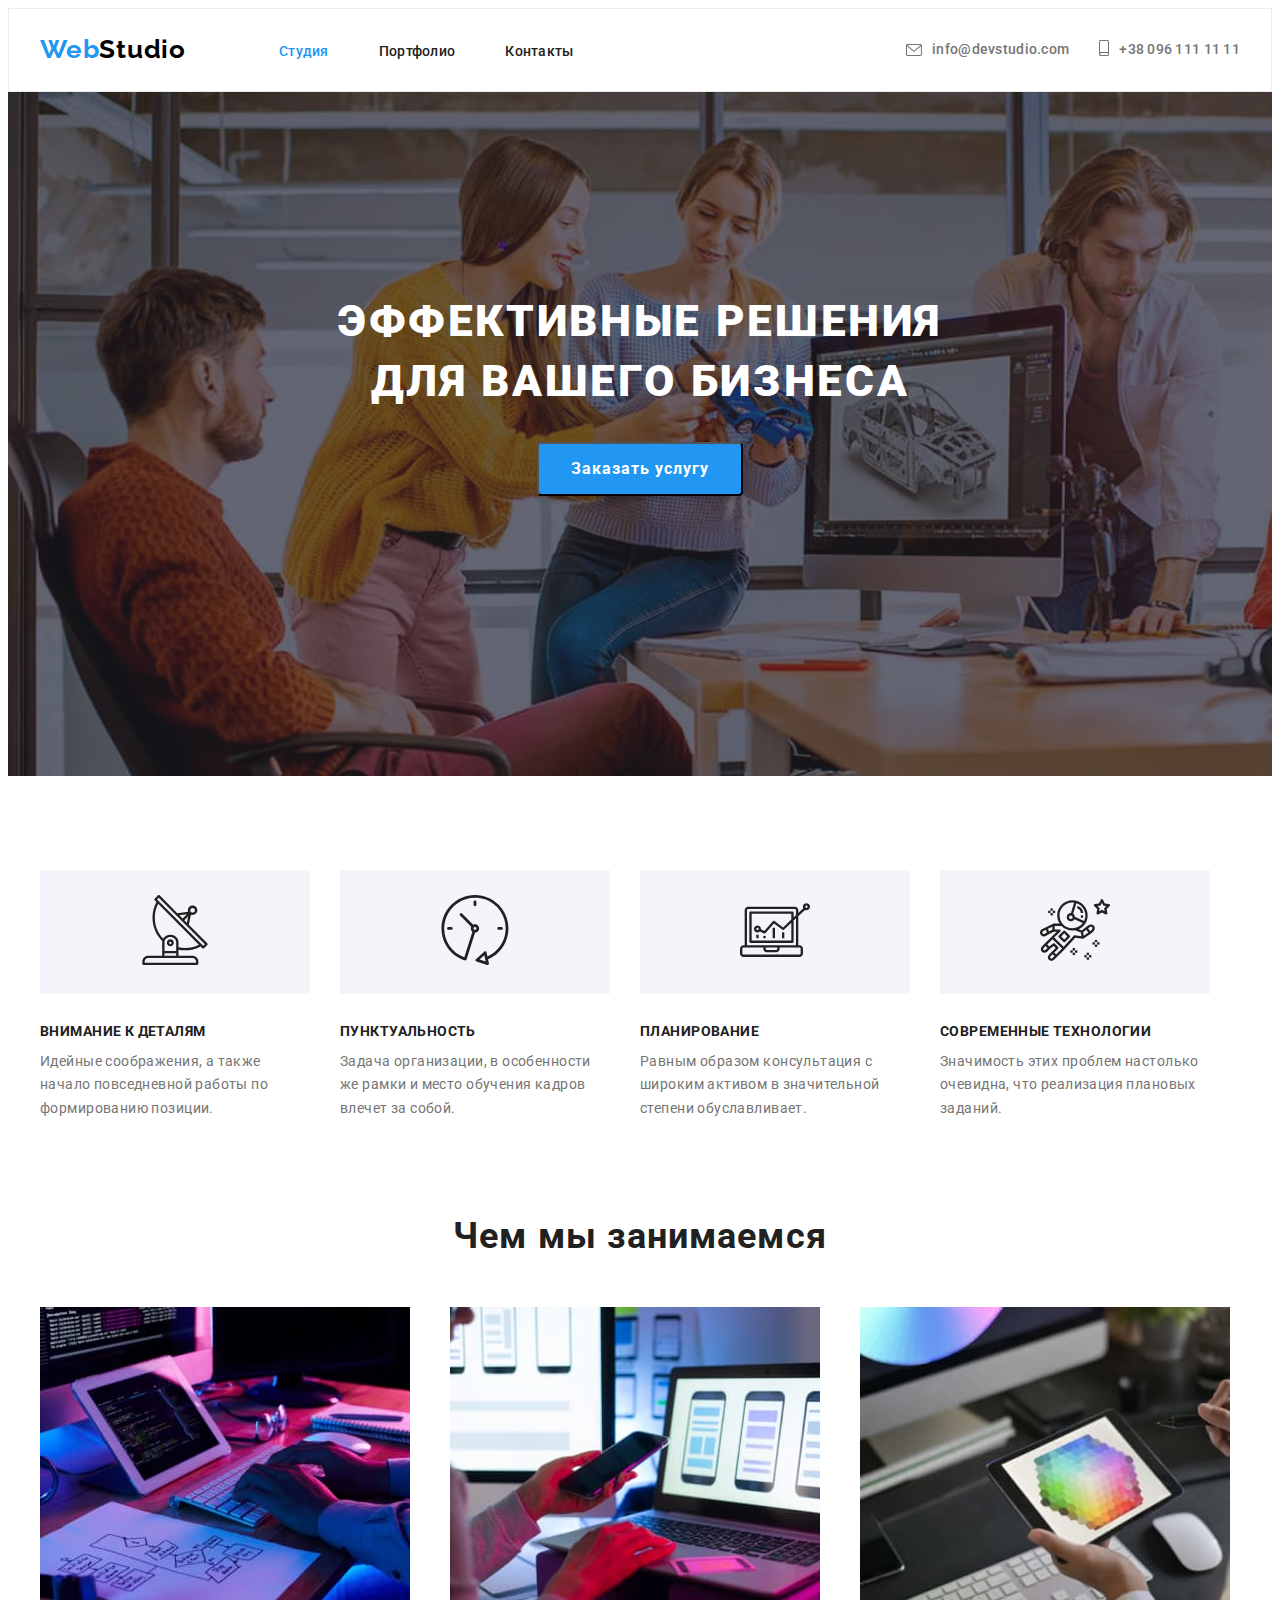
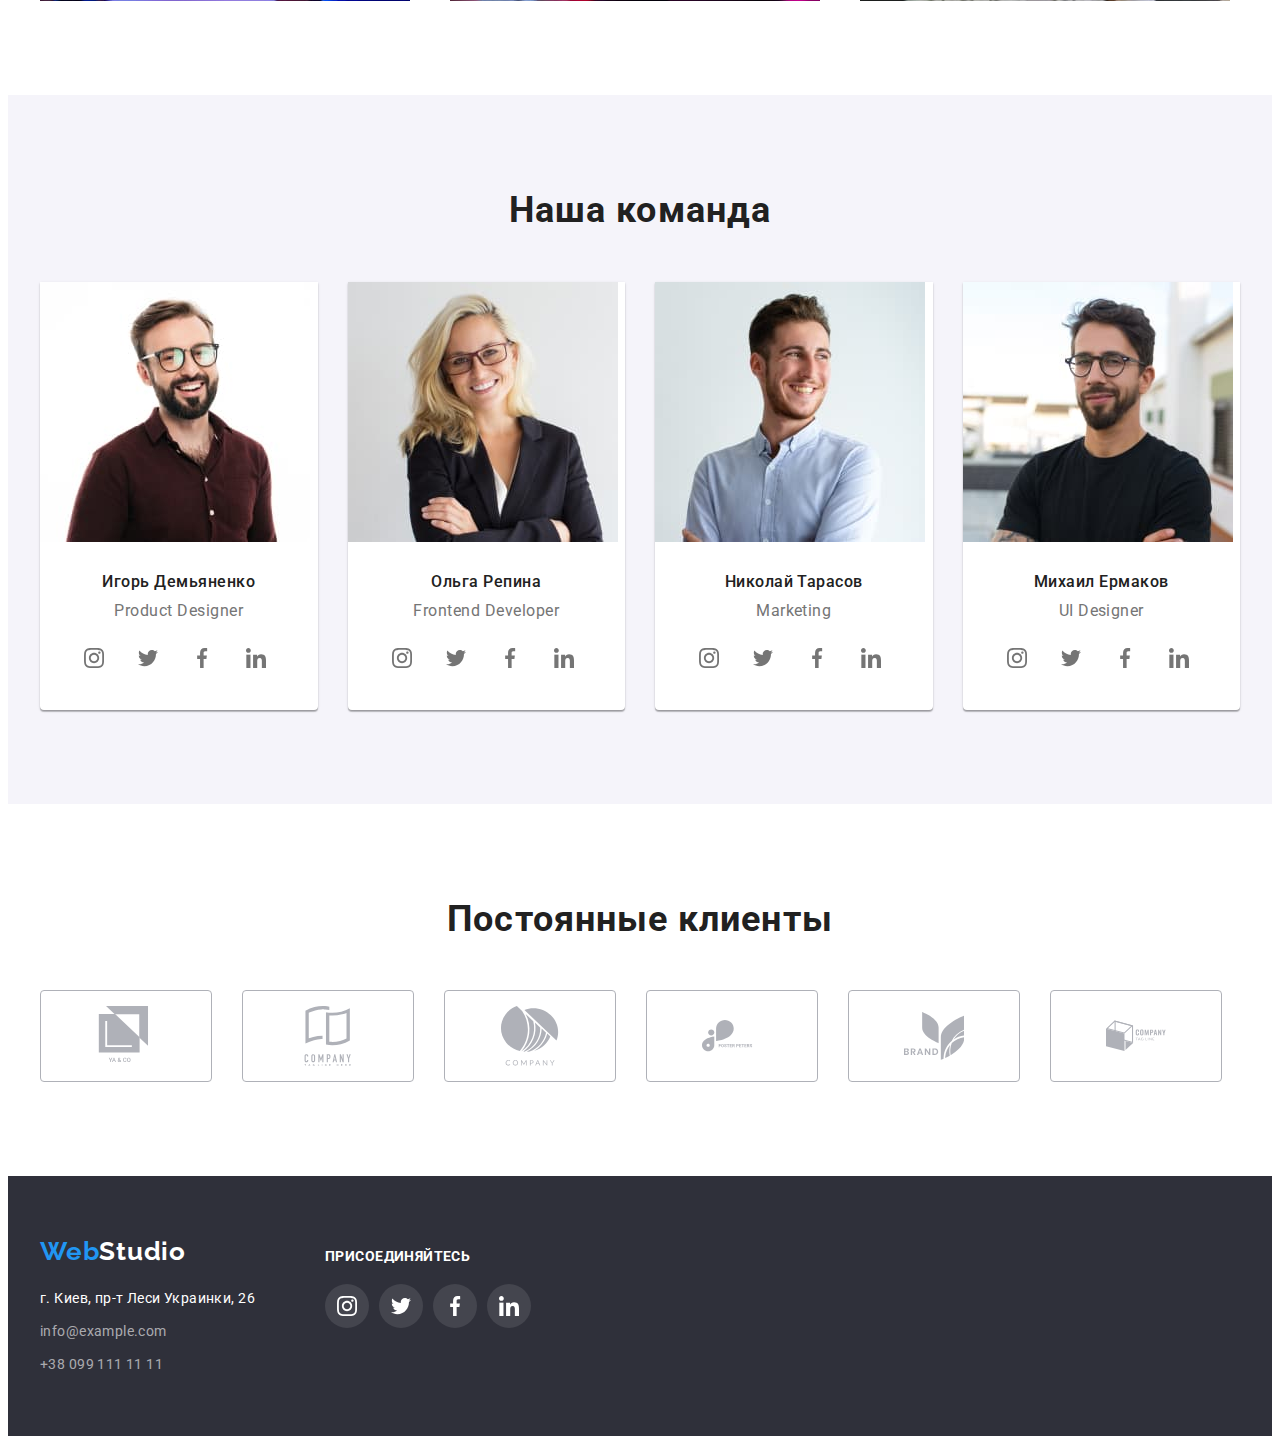
<file: index.html>
<!DOCTYPE html>
<html lang="ru">
  <head>
    <meta charset="UTF-8" />
    <meta http-equiv="X-UA-Compatible" content="IE=edge" />
    <meta name="viewport" content="width=device-width, initial-scale=1.0" />
    <title>Веб Студия</title>
    <link rel="preconnect" href="https://fonts.gstatic.com" />
    <link
      href="https://fonts.googleapis.com/css2?family=Raleway:wght@700&family=Roboto:wght@400;500;700;900&display=swap"
      rel="stylesheet"
    />
    <link
      rel="stylesheet"
      href="https://cdnjs.cloudflare.com/ajax/libs/modern-normalize/1.0.0/modern-normalize.min.css"
      integrity="sha512-ISS7cAi1PEhQ8jnbJpJZMd29NlhNj4AWYyLOSp2CE/CsHxTCu+r+t0D2yoJudVrd0/8fTVPUVDzY5Tvli75u/g=="
      crossorigin="anonymous"
    />
    <link rel="stylesheet" href="./css/style.css" />
  </head>
  <body>
    <header class="page-header">
      <div class="container">
        <nav class="navigation">
          <a class="logo" href="" lang="en"
            >Web<span class="logo-header">Studio</span></a
          >
          <ul class="nav-list list">
            <li class="nav-item">
              <a class="link current" href="./index.html">Студия</a>
            </li>
            <li class="nav-item">
              <a class="link" href="./portfolio.html">Портфолио</a>
            </li>
            <li class="nav-item">
              <a class="link" href="">Контакты</a>
            </li>
          </ul>
        </nav>
        <ul class="contacts-list list">
          <li class="contacts-item">
            <a href="mailto:info@devstudio.com" class="icon-link">
              <svg class="icon" width="16" height="12">
                <use href="./images/icons.svg#icon-envelope"></use>
              </svg>
            </a>
            <a class="contacts" href="mailto:info@devstudio.com"
              >info@devstudio.com</a
            >
          </li>
          <li class="contacts-item">
            <a href="tel:+380961111111" class="icon-link">
              <svg class="icon" width="10" height="16">
                <use href="./images/icons.svg#icon-smartphone"></use>
              </svg>
            </a>
            <a class="contacts" href="tel:+380961111111">+38 096 111 11 11</a>
          </li>
        </ul>
      </div>
    </header>
    <main>
      <!-- HERO -->
      <section class="hero">
        <div class="container">
          <h1 class="hero-title">Эффективные решения для вашего бизнеса</h1>
          <button class="button" type="button">Заказать услугу</button>
        </div>
      </section>
      <!-- FEATURES -->
      <section class="features">
        <div class="container">
          <h2 class="visually-hidden">Особенности</h2>
          <ul class="features-list list">
            <li class="item">
              <div class="icon-box">
                <a href="" class="icon-link">
                  <svg class="icon" width="70" height="70">
                    <use href="./images/icons.svg#icon-antenna"></use>
                  </svg>
                </a>
              </div>
              <h3 class="subtitle">Внимание к деталям</h3>
              <p class="description">
                Идейные соображения, а также начало повседневной работы по
                формированию позиции.
              </p>
            </li>
            <li class="item">
              <div class="icon-box">
                <a href="" class="icon-link">
                  <svg class="icon" width="70" height="70">
                    <use href="./images/icons.svg#icon-clock"></use>
                  </svg>
                </a>
              </div>
              <h3 class="subtitle">Пунктуальность</h3>
              <p class="description">
                Задача организации, в особенности же рамки и место обучения
                кадров влечет за собой.
              </p>
            </li>
            <li class="item">
              <div class="icon-box">
                <a href="" class="icon-link">
                  <svg class="icon" width="70" height="70">
                    <use href="./images/icons.svg#icon-diagram"></use>
                  </svg>
                </a>
              </div>
              <h3 class="subtitle">Планирование</h3>
              <p class="description">
                Равным образом консультация с широким активом в значительной
                степени обуславливает.
              </p>
            </li>
            <li class="item">
              <div class="icon-box">
                <a href="" class="icon-link">
                  <svg class="icon" width="70" height="70">
                    <use href="./images/icons.svg#icon-astronaut"></use>
                  </svg>
                </a>
              </div>
              <h3 class="subtitle">Современные технологии</h3>
              <p class="description">
                Значимость этих проблем настолько очевидна, что реализация
                плановых заданий.
              </p>
            </li>
          </ul>
        </div>
      </section>
      <!-- WHAT ARE WE DOING -->
      <section class="our-job">
        <div class="container">
          <h2 class="title">Чем мы занимаемся</h2>
          <ul class="job-list list">
            <li class="item">
              <img
                src="./images/main/work/work-img-1.jpg"
                alt="печатает структурную разметку"
                width="370"
                height="294"
              />
            </li>
            <li class="item">
              <img
                src="./images/main/work/work-img-2.jpg"
                alt="подбирает цветовую тему для смартфона"
                width="370"
                height="294"
              />
            </li>
            <li class="item">
              <img
                src="./images/main/work/work-img-3.jpg"
                alt="выбирает цветовую палитру на планшете"
                width="370"
                height="294"
              />
            </li>
          </ul>
        </div>
      </section>
      <!-- OUR TEAM -->
      <section class="our-team">
        <div class="container">
          <h2 class="title">Наша команда</h2>
          <ul class="team-list list">
            <li class="team-card">
              <img
                src="./images/main/team/igor.jpg"
                alt="фото"
                width="270"
                height="260"
              />
              <div class="card">
                <h4 class="name">Игорь Демьяненко</h4>
                <p class="position" lang="en">Product Designer</p>
                <ul class="social-list list">
                  <li class="social-item">
                    <a href="" class="social-link">
                      <svg class="icon" width="20" height="20">
                        <use href="./images/icons.svg#icon-instagram"></use>
                      </svg>
                    </a>
                  </li>
                  <li class="social-item">
                    <a href="" class="social-link">
                      <svg class="icon" width="20" height="20">
                        <use href="./images/icons.svg#icon-twitter"></use>
                      </svg>
                    </a>
                  </li>
                  <li class="social-item">
                    <a href="" class="social-link">
                      <svg class="icon" width="20" height="20">
                        <use href="./images/icons.svg#icon-facebook"></use>
                      </svg>
                    </a>
                  </li>
                  <li class="social-item">
                    <a href="" class="social-link">
                      <svg class="icon" width="20" height="20">
                        <use href="./images/icons.svg#icon-linkedin"></use>
                      </svg>
                    </a>
                  </li>
                </ul>
              </div>
            </li>
            <li class="team-card">
              <img
                src="./images/main/team/olga.jpg"
                alt="фото"
                width="270"
                height="260"
              />
              <div class="card">
                <h4 class="name">Ольга Репина</h4>
                <p class="position" lang="en">Frontend Developer</p>
                <ul class="social-list list">
                  <li class="social-item">
                    <a href="" class="social-link">
                      <svg class="icon" width="20" height="20">
                        <use href="./images/icons.svg#icon-instagram"></use>
                      </svg>
                    </a>
                  </li>
                  <li class="social-item">
                    <a href="" class="social-link">
                      <svg class="icon" width="20" height="20">
                        <use href="./images/icons.svg#icon-twitter"></use>
                      </svg>
                    </a>
                  </li>
                  <li class="social-item">
                    <a href="" class="social-link">
                      <svg class="icon" width="20" height="20">
                        <use href="./images/icons.svg#icon-facebook"></use>
                      </svg>
                    </a>
                  </li>
                  <li class="social-item">
                    <a href="" class="social-link">
                      <svg class="icon" width="20" height="20">
                        <use href="./images/icons.svg#icon-linkedin"></use>
                      </svg>
                    </a>
                  </li>
                </ul>
              </div>
            </li>
            <li class="team-card">
              <img
                src="./images/main/team/nike.jpg"
                alt="фото"
                width="270"
                height="260"
              />
              <div class="card">
                <h4 class="name">Николай Тарасов</h4>
                <p class="position" lang="en">Marketing</p>
                <ul class="social-list list">
                  <li class="social-item">
                    <a href="" class="social-link">
                      <svg class="icon" width="20" height="20">
                        <use href="./images/icons.svg#icon-instagram"></use>
                      </svg>
                    </a>
                  </li>
                  <li class="social-item">
                    <a href="" class="social-link">
                      <svg class="icon" width="20" height="20">
                        <use href="./images/icons.svg#icon-twitter"></use>
                      </svg>
                    </a>
                  </li>
                  <li class="social-item">
                    <a href="" class="social-link">
                      <svg class="icon" width="20" height="20">
                        <use href="./images/icons.svg#icon-facebook"></use>
                      </svg>
                    </a>
                  </li>
                  <li class="social-item">
                    <a href="" class="social-link">
                      <svg class="icon" width="20" height="20">
                        <use href="./images/icons.svg#icon-linkedin"></use>
                      </svg>
                    </a>
                  </li>
                </ul>
              </div>
            </li>
            <li class="team-card">
              <img
                src="./images/main/team/mike.jpg"
                alt="фото"
                width="270"
                height="260"
              />
              <div class="card">
                <h4 class="name">Михаил Ермаков</h4>
                <p class="position" lang="en">UI Designer</p>
                <ul class="social-list list">
                  <li class="social-item">
                    <a href="" class="social-link">
                      <svg class="icon" width="20" height="20">
                        <use href="./images/icons.svg#icon-instagram"></use>
                      </svg>
                    </a>
                  </li>
                  <li class="social-item">
                    <a href="" class="social-link">
                      <svg class="icon" width="20" height="20">
                        <use href="./images/icons.svg#icon-twitter"></use>
                      </svg>
                    </a>
                  </li>
                  <li class="social-item">
                    <a href="" class="social-link">
                      <svg class="icon" width="20" height="20">
                        <use href="./images/icons.svg#icon-facebook"></use>
                      </svg>
                    </a>
                  </li>
                  <li class="social-item">
                    <a href="" class="social-link">
                      <svg class="icon" width="20" height="20">
                        <use href="./images/icons.svg#icon-linkedin"></use>
                      </svg>
                    </a>
                  </li>
                </ul>
              </div>
            </li>
          </ul>
        </div>
      </section>
      <!-- REGULAR CUSTOMERS -->
      <section class="regular-customers">
        <div class="container">
          <h2 class="title">Постоянные клиенты</h2>
          <ul class="customers-list list">
            <li class="customers-item">
              <a href="" class="customers-link">
                <svg class="logo" width="60" height="60">
                  <use href="./images/icons.svg#icon-logo-client-1"></use>
                </svg>
              </a>
            </li>
            <li class="customers-item">
              <a href="" class="customers-link">
                <svg class="logo" width="60" height="60">
                  <use href="./images/icons.svg#icon-logo-client-2"></use>
                </svg>
              </a>
            </li>
            <li class="customers-item">
              <a href="" class="customers-link">
                <svg class="logo" width="60" height="60">
                  <use href="./images/icons.svg#icon-logo-client-3"></use>
                </svg>
              </a>
            </li>
            <li class="customers-item">
              <a href="" class="customers-link">
                <svg class="logo" width="60" height="60">
                  <use href="./images/icons.svg#icon-logo-client-4"></use>
                </svg>
              </a>
            </li>
            <li class="customers-item">
              <a href="" class="customers-link">
                <svg class="logo" width="60" height="60">
                  <use href="./images/icons.svg#icon-logo-client-5"></use>
                </svg>
              </a>
            </li>
            <li class="customers-item">
              <a href="" class="customers-link">
                <svg class="logo" width="60" height="60">
                  <use href="./images/icons.svg#icon-logo-client-6"></use>
                </svg>
              </a>
            </li>
          </ul>
        </div>
      </section>
    </main>
    <footer class="page-footer">
      <div class="container">
        <ul class="footer-list list">
          <li class="footer-item">
            <a class="logo" href="" lang="en"
              >Web<span class="logo-footer">Studio</span></a
            >
            <address class="address">
              <ul class="address-list list">
                <li class="item">
                  <a
                    class="link"
                    href="https://goo.gl/maps/v5aT8Kf14imyfMSJA"
                    target="_blank"
                    rel="noopener noreferrer"
                    >г. Киев, пр-т Леси Украинки, 26</a
                  >
                </li>
                <li class="item">
                  <a class="contacts" href="mailto:info@example.com"
                    >info@example.com</a
                  >
                </li>
                <li class="item">
                  <a class="contacts" href="tel:+380991111111"
                    >+38 099 111 11 11</a
                  >
                </li>
              </ul>
            </address>
          </li>
          <li class="footer-item">
            <p class="welcome">Присоединяйтесь</p>
            <ul class="social-list list">
              <li class="social-item">
                <a href="" class="social-link">
                  <svg class="icon" width="20" height="20">
                    <use href="./images/icons.svg#icon-instagram"></use>
                  </svg>
                </a>
              </li>
              <li class="social-item">
                <a href="" class="social-link">
                  <svg class="icon" width="20" height="20">
                    <use href="./images/icons.svg#icon-twitter"></use>
                  </svg>
                </a>
              </li>
              <li class="social-item">
                <a href="" class="social-link">
                  <svg class="icon" width="20" height="20">
                    <use href="./images/icons.svg#icon-facebook"></use>
                  </svg>
                </a>
              </li>
              <li class="social-item">
                <a href="" class="social-link">
                  <svg class="icon" width="20" height="20">
                    <use href="./images/icons.svg#icon-linkedin"></use>
                  </svg>
                </a>
              </li>
            </ul>
          </li>
        </ul>
      </div>
    </footer>
  </body>
</html>
</file>
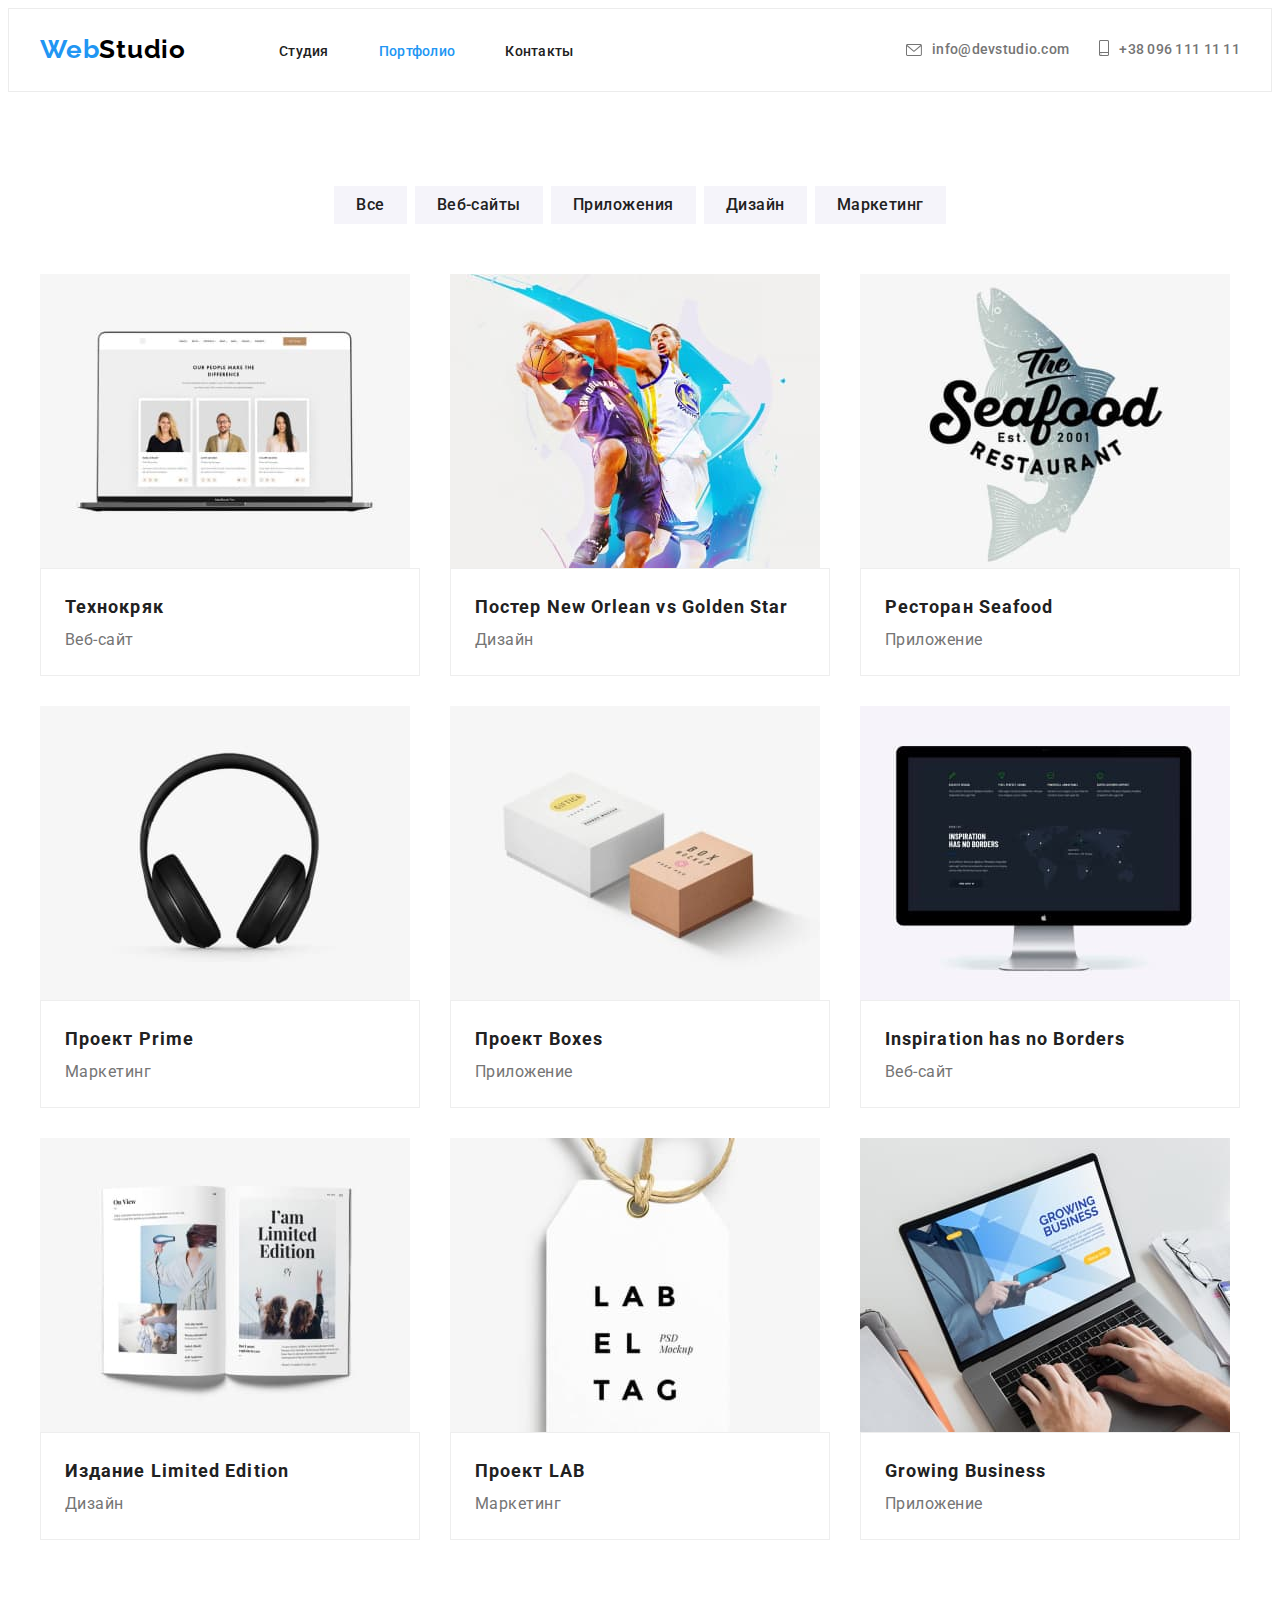
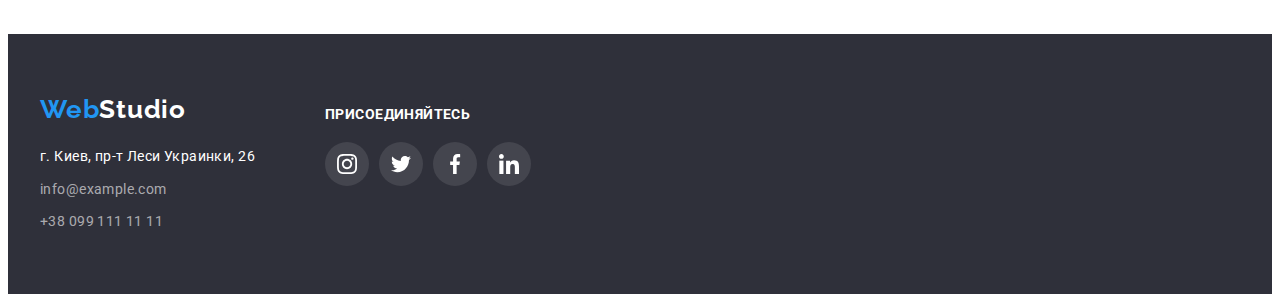
<file: portfolio.html>
<!DOCTYPE html>
<html lang="ru">
  <head>
    <meta charset="UTF-8" />
    <meta http-equiv="X-UA-Compatible" content="IE=edge" />
    <meta name="viewport" content="width=device-width, initial-scale=1.0" />
    <title>Портфолио</title>
    <link rel="preconnect" href="https://fonts.gstatic.com" />
    <link
      href="https://fonts.googleapis.com/css2?family=Raleway:wght@700&family=Roboto:wght@400;500;700;900&display=swap"
      rel="stylesheet"
    />
    <link
      rel="stylesheet"
      href="https://cdnjs.cloudflare.com/ajax/libs/modern-normalize/1.0.0/modern-normalize.min.css"
      integrity="sha512-ISS7cAi1PEhQ8jnbJpJZMd29NlhNj4AWYyLOSp2CE/CsHxTCu+r+t0D2yoJudVrd0/8fTVPUVDzY5Tvli75u/g=="
      crossorigin="anonymous"
    />
    <link rel="stylesheet" href="./css/style.css" />
  </head>
  <body>
    <header class="page-header">
      <div class="container">
        <nav class="navigation">
          <a class="logo" href="" lang="en"
            >Web<span class="logo-header">Studio</span></a
          >
          <ul class="nav-list list">
            <li class="nav-item">
              <a class="link" href="./index.html">Студия</a>
            </li>
            <li class="nav-item">
              <a class="link current" href="./portfolio.html">Портфолио</a>
            </li>
            <li class="nav-item">
              <a class="link" href="">Контакты</a>
            </li>
          </ul>
        </nav>
        <ul class="contacts-list list">
          <li class="contacts-item">
            <a href="mailto:info@devstudio.com" class="icon-link">
              <svg class="icon" width="16" height="12">
                <use href="./images/icons.svg#icon-envelope"></use>
              </svg>
            </a>
            <a class="contacts" href="mailto:info@devstudio.com"
              >info@devstudio.com</a
            >
          </li>
          <li class="contacts-item">
            <a href="tel:+380961111111" class="icon-link">
              <svg class="icon" width="10" height="16">
                <use href="./images/icons.svg#icon-smartphone"></use>
              </svg>
            </a>
            <a class="contacts" href="tel:+380961111111">+38 096 111 11 11</a>
          </li>
        </ul>
      </div>
    </header>
    <main>
      <!-- PORTFOLIO -->
      <section class="portfolio">
        <div class="container">
          <h1 class="visually-hidden">Портфолио</h1>
          <h2 class="visually-hidden">Reserved for smth</h2>
          <ul class="filter-list list">
            <li class="item">
              <button class="filter" type="button">Все</button>
            </li>
            <li class="item">
              <button class="filter" type="button">Веб-сайты</button>
            </li>
            <li class="item">
              <button class="filter" type="button">Приложения</button>
            </li>
            <li class="item">
              <button class="filter" type="button">Дизайн</button>
            </li>
            <li class="item">
              <button class="filter" type="button">Маркетинг</button>
            </li>
          </ul>
          <ul class="project-list list">
            <li class="project">
              <img
                src="./images/portfolio/techno-crack.jpg"
                alt="веб-сайт на ноутбуке"
                width="370"
                height="294"
              />
              <div class="box">
                <h3 class="title">Технокряк</h3>
                <p class="description">Веб-сайт</p>
              </div>
            </li>
            <li class="project">
              <img
                src="./images/portfolio/basketball.jpg"
                alt="два баскетболиста на постере"
                width="370"
                height="294"
              />
              <div class="box">
                <h3 class="title">Постер New Orlean vs Golden Star</h3>
                <p class="description">Дизайн</p>
              </div>
            </li>
            <li class="project">
              <img
                src="./images/portfolio/restaurant.jpg"
                alt="лого ресторана"
                width="370"
                height="294"
              />
              <div class="box">
                <h3 class="title">Ресторан Seafood</h3>
                <p class="description">Приложение</p>
              </div>
            </li>
            <li class="project">
              <img
                src="./images/portfolio/proj-prime.jpg"
                alt="наушники"
                width="370"
                height="294"
              />
              <div class="box">
                <h3 class="title">Проект Prime</h3>
                <p class="description">Маркетинг</p>
              </div>
            </li>
            <li class="project">
              <img
                src="./images/portfolio/proj-boxes.jpg"
                alt="две коробки"
                width="370"
                height="294"
              />
              <div class="box">
                <h3 class="title">Проект Boxes</h3>
                <p class="description">Приложение</p>
              </div>
            </li>
            <li class="project">
              <img
                src="./images/portfolio/inspiration.jpg"
                alt="веб-сайт на мониторе"
                width="370"
                height="294"
              />
              <div class="box">
                <h3 class="title">Inspiration has no Borders</h3>
                <p class="description">Веб-сайт</p>
              </div>
            </li>
            <li class="project">
              <img
                src="./images/portfolio/edition-le.jpg"
                alt="открытая книга"
                width="370"
                height="294"
              />
              <div class="box">
                <h3 class="title">Издание Limited Edition</h3>
                <p class="description">Дизайн</p>
              </div>
            </li>
            <li class="project">
              <img
                src="./images/portfolio/proj-lab.jpg"
                alt="бирка с названием"
                width="370"
                height="294"
              />
              <div class="box">
                <h3 class="title">Проект LAB</h3>
                <p class="description">Маркетинг</p>
              </div>
            </li>
            <li class="project">
              <img
                src="./images/portfolio/growing-business.jpg"
                alt="загрузка приложения"
                width="370"
                height="294"
              />
              <div class="box">
                <h3 class="title">Growing Business</h3>
                <p class="description">Приложение</p>
              </div>
            </li>
          </ul>
        </div>
      </section>
    </main>
    <footer class="page-footer">
      <div class="container">
        <ul class="footer-list list">
          <li class="footer-item">
            <a class="logo" href="" lang="en"
              >Web<span class="logo-footer">Studio</span></a
            >
            <address class="address">
              <ul class="address-list list">
                <li class="item">
                  <a
                    class="link"
                    href="https://goo.gl/maps/v5aT8Kf14imyfMSJA"
                    target="_blank"
                    rel="noopener noreferrer"
                    >г. Киев, пр-т Леси Украинки, 26</a
                  >
                </li>
                <li class="item">
                  <a class="contacts" href="mailto:info@example.com"
                    >info@example.com</a
                  >
                </li>
                <li class="item">
                  <a class="contacts" href="tel:+380991111111"
                    >+38 099 111 11 11</a
                  >
                </li>
              </ul>
            </address>
          </li>
          <li class="footer-item">
            <p class="welcome">Присоединяйтесь</p>
            <ul class="social-list list">
              <li class="social-item">
                <a href="" class="social-link">
                  <svg class="icon" width="20" height="20">
                    <use href="./images/icons.svg#icon-instagram"></use>
                  </svg>
                </a>
              </li>
              <li class="social-item">
                <a href="" class="social-link">
                  <svg class="icon" width="20" height="20">
                    <use href="./images/icons.svg#icon-twitter"></use>
                  </svg>
                </a>
              </li>
              <li class="social-item">
                <a href="" class="social-link">
                  <svg class="icon" width="20" height="20">
                    <use href="./images/icons.svg#icon-facebook"></use>
                  </svg>
                </a>
              </li>
              <li class="social-item">
                <a href="" class="social-link">
                  <svg class="icon" width="20" height="20">
                    <use href="./images/icons.svg#icon-linkedin"></use>
                  </svg>
                </a>
              </li>
            </ul>
          </li>
        </ul>
      </div>
    </footer>
  </body>
</html>
</file>
<file: css/style.css>
:root {
  --primary-color: #212121;
  --secondary-color: #757575;
  --accent-color: #2196f3;
  --primary-white-color: #fff;
  --primary-black-color: #000;
  --white-background: #fff;
  --black-background: #2f303a;
  --grey-background: #f5f4fa;
  --portfolio-project-background: #eeeeee;
}
body {
  color: var(--primary-color);
  background-color: var(--white-background);
  font-family: Roboto, sans-serif;
}
h1,
h2,
h3,
h4,
h5,
h6,
p {
  margin: 0;
}
ul,
ol {
  margin: 0;
  padding: 0;
}
img {
  display: block;
}
.visually-hidden {
  position: absolute !important;
  clip: rect(1px 1px 1px 1px); /* IE6, IE7 */
  clip: rect(1px, 1px, 1px, 1px);
  padding: 0 !important;
  border: 0 !important;
  height: 1px !important;
  width: 1px !important;
  overflow: hidden;
}
.container {
  width: 1200px;
  margin-right: auto;
  margin-left: auto;
  padding-left: 15px;
  padding-right: 15px;
  /* outline: 1px solid tomato; */
}
/* ===============  COMPONENTS  =============== */
.list {
  list-style: none;
}
.icon {
  fill: var(--secondary-color);
}
.address {
  font-style: normal;
}
.title {
  color: var(--primary-color);
  font-weight: bold;
  font-size: 36px;
  line-height: 1.17;
  text-align: center;
  letter-spacing: 0.03em;
}
/* ===============  END COMPONENTS  =============== */

/* ===============  LOGO  =============== */
.logo {
  color: var(--accent-color);
  font-family: Raleway, sans-serif;
  font-weight: bold;
  font-size: 26px;
  line-height: 1.19;
  letter-spacing: 0.03em;
  text-decoration: none;
}
.page-header .logo {
  margin-right: 93px;
  padding-top: 24px;
  padding-bottom: 25px;
}
.page-footer .logo {
  display: inline-block;
  margin-bottom: 20px;
  padding-top: 60px;
}
.logo .logo-header {
  color: var(--primary-black-color);
}
.logo .logo-footer {
  color: var(--primary-white-color);
}
/* ===============  END LOGO  =============== */

/* ===============  HEADER & FOOTER  =============== */
.page-header {
  background-color: var(--white-background);
  border: 1px solid #ececec;
}
.page-footer {
  background-color: var(--black-background);
}
.page-header .container,
.page-header .navigation,
.page-header .nav-list,
.page-header .contacts-list,
.page-header .contacts-item {
  display: flex;
  align-items: center;
}
.page-header .nav-item:not(:last-child) {
  margin-right: 50px;
}
.page-header .nav-list .link {
  padding-top: 32px;
  padding-bottom: 32px;
  color: var(--primary-color);
  font-weight: 500;
  font-size: 14px;
  line-height: 1.14;
  letter-spacing: 0.02em;
  text-decoration: none;
}
.page-header .contacts-list {
  margin-left: auto;
}
.page-header .contacts-item:not(:last-child) {
  margin-right: 30px;
}
.page-header .icon-link {
  margin-right: 10px;
  padding-top: 31px;
  padding-bottom: 31px;
}
.page-header .contacts {
  padding-top: 32px;
  padding-bottom: 32px;
  color: var(--secondary-color);
  font-weight: 500;
  font-size: 14px;
  line-height: 1.14;
  letter-spacing: 0.02em;
  text-decoration: none;
}
.page-footer .contacts {
  color: rgba(255, 255, 255, 0.6);
  font-weight: normal;
  font-size: 14px;
  line-height: 1.71;
  letter-spacing: 0.03em;
  text-decoration: none;
}
.address-list {
  display: inline-block;
  padding-bottom: 60px;
}
.address .item:not(:last-child) {
  margin-bottom: 9px;
}
.address .link {
  color: var(--primary-white-color);
  font-weight: normal;
  font-size: 14px;
  line-height: 1.71;
  letter-spacing: 0.03em;
  text-decoration: none;
}
.page-header .nav-list .link.current,
.page-header .contacts:hover,
.page-header .contacts:focus,
.page-header .nav-list .link:hover,
.page-header .nav-list .link:focus,
.page-footer .contacts:hover,
.page-footer .contacts:focus,
.page-footer .address .link:hover,
.page-footer .address .link:focus {
  color: var(--accent-color);
}
.page-header .icon-link:hover .icon,
.page-header .icon-link:focus .icon {
  fill: var(--accent-color);
}
.page-footer .footer-list {
  display: flex;
}
.page-footer .welcome {
  margin-bottom: 20px;
  padding-top: 72px;
  font-weight: bold;
  font-size: 14px;
  line-height: 16px;
  letter-spacing: 0.03em;
  text-transform: uppercase;
  color: var(--primary-white-color);
}
.page-footer .footer-item:not(:last-child) {
  margin-right: 70px;
}
.page-footer .footer-item .social-list {
  display: flex;
  align-items: center;
}
.page-footer .footer-item .social-link {
  display: flex;
  justify-content: center;
  align-items: center;
  width: 44px;
  height: 44px;
  border-radius: 50%;
  background-color: rgba(255, 255, 255, 0.1);
}
.page-footer .footer-item .social-link:hover,
.page-footer .footer-item .social-link:focus {
  background-color: var(--accent-color);
}
.footer-item .social-item:not(:last-child) {
  margin-right: 10px;
}
.page-footer .footer-item .icon {
  fill: var(--primary-white-color);
}
/* ===============  END HEADER & FOOTER  =============== */

/* ===============  HERO  =============== */
.hero {
  max-width: 1600px;
  margin-right: auto;
  margin-left: auto;
  padding-top: 200px;
  padding-bottom: 280px;
  background-color: #c4c4c4;
  background-image: linear-gradient(
      rgba(47, 48, 58, 0.4),
      rgba(47, 48, 58, 0.4)
    ),
    url(../images/hero/hero-img.jpg);
  background-repeat: no-repeat;
  background-size: cover;
}
.hero-title {
  margin-bottom: 30px;
  margin-right: auto;
  margin-left: auto;
  color: var(--primary-white-color);
  font-weight: 900;
  font-size: 44px;
  line-height: 1.36;
  text-align: center;
  max-width: 696px;
  letter-spacing: 0.06em;
  text-transform: uppercase;
}
.hero .button {
  display: block;
  text-align: center;
  margin-right: auto;
  margin-left: auto;
  padding: 10px 32px;
  color: var(--primary-white-color);
  background: var(--accent-color);
  font-family: inherit;
  font-weight: bold;
  font-size: 16px;
  line-height: 1.87;
  letter-spacing: 0.06em;
  cursor: pointer;
  box-shadow: 0px 4px 4px rgba(0, 0, 0, 0.15);
  border-radius: 4px;
}
.hero .button:hover,
.hero .button:focus {
  background: #188ce8;
  box-shadow: 0px 4px 4px rgba(0, 0, 0, 0.15);
  border-radius: 4px;
}
/* ===============  END HERO  =============== */

/* ===============  FEATURES  =============== */
.features {
  padding-top: 94px;
  padding-bottom: 47px;
}
.features .features-list {
  display: flex;
}
.features .item {
  max-width: 270px;
}
.features .item:not(:last-child) {
  margin-right: 30px;
}
.features .icon-box {
  display: flex;
  justify-content: center;
  padding-top: 25px;
  padding-bottom: 25px;
  background-color: var(--grey-background);
  margin-bottom: 30px;
}
.features .icon {
  fill: var(--primary-color);
}
.features-list .subtitle {
  color: var(--primary-color);
  font-weight: bold;
  font-size: 14px;
  line-height: 1.14;
  letter-spacing: 0.03em;
  text-transform: uppercase;
  margin-bottom: 10px;
}
.features-list .description {
  color: var(--secondary-color);
  font-weight: normal;
  font-size: 14px;
  line-height: 1.71;
  letter-spacing: 0.03em;
}
/* ===============  END FEATURES  =============== */

/* ===============  WHAT ARE WE DOING  =============== */
.our-job {
  padding-top: 47px;
  padding-bottom: 94px;
}
.our-job .title {
  margin-right: auto;
  margin-left: auto;
  margin-bottom: 50px;
}
.our-job .job-list {
  display: flex;
  margin-left: -30px;
  margin-top: -30px;
}
/* .our-job .item:not(:last-child) {
  margin-right: 30px;
} */
.our-job .item {
  margin-left: 30px;
  margin-top: 30px;
  flex-basis: calc(100% / 3 - 30px);
}
/* ===============  END WHAT ARE WE DOING  =============== */

/* ===============  OUR TEAM  =============== */
.our-team {
  background-color: var(--grey-background);
  padding-top: 94px;
  padding-bottom: 94px;
}
.our-team .title {
  margin-right: auto;
  margin-left: auto;
  margin-bottom: 50px;
}
.our-team .team-list {
  display: flex;
  margin-left: -30px;
  margin-top: -30px;
}
.team-card {
  background: var(--white-background);
  box-shadow: 0px 1px 3px rgba(0, 0, 0, 0.12), 0px 1px 1px rgba(0, 0, 0, 0.14),
    0px 2px 1px rgba(0, 0, 0, 0.2);
  border-radius: 0px 0px 4px 4px;
  margin-left: 30px;
  margin-top: 30px;
  flex-basis: calc(100% / 4 - 30px);
}
/* .our-team .team-card:not(:last-child) {
  margin-right: 30px;
} */
.our-team .card {
  padding: 30px 32px;
}
.team-card .name {
  color: var(--primary-color);
  font-weight: 500;
  font-size: 16px;
  line-height: 1.19;
  text-align: center;
  letter-spacing: 0.03em;
  margin-bottom: 10px;
}
.team-card .position {
  color: var(--secondary-color);
  font-weight: normal;
  font-size: 16px;
  line-height: 1.19;
  text-align: center;
  letter-spacing: 0.03em;
  margin-bottom: 16px;
}
.our-team .social-list {
  display: flex;
  align-items: center;
}
.our-team .social-item:not(:last-child) {
  margin-right: 10px;
}
.our-team .social-link {
  display: flex;
  justify-content: center;
  align-items: center;
  width: 44px;
  height: 44px;
  border-radius: 50%;
  background-color: var(--primary-white-color);
}
.our-team .social-link:hover,
.our-team .social-link:focus {
  background-color: var(--accent-color);
}
.our-team .social-link:hover .icon,
.our-team .social-link:focus .icon {
  fill: var(--primary-white-color);
}
/* ===============  END OUR TEAM  =============== */

/* ===============  REGULAR CUSTOMERS  =============== */
.regular-customers {
  padding-top: 94px;
  padding-bottom: 94px;
}
.regular-customers .title {
  margin-bottom: 50px;
}
.regular-customers .customers-list {
  display: flex;
  align-items: center;
}
.regular-customers .customers-item:not(:last-child) {
  margin-right: 30px;
}
.regular-customers .customers-link {
  display: flex;
  align-items: center;
  justify-content: center;
  width: 170px;
  height: 90px;
  border: 1px solid #afb1b8;
  border-radius: 4px;
}
.regular-customers .customers-link:hover,
.regular-customers .customers-link:focus {
  color: var(--accent-color);
  border: 1px solid var(--accent-color);
}
.regular-customers .customers-link:hover .logo,
.regular-customers .customers-link:focus .logo {
  fill: var(--accent-color);
}
.regular-customers .logo {
  fill: #afb1b8;
}
/* ===============  END REGULAR CUSTOMERS  =============== */

/* ===============  PORTFOLIO  =============== */
.portfolio {
  margin-right: auto;
  margin-left: auto;
  padding-top: 94px;
  padding-bottom: 94px;
}
.portfolio .filter-list {
  display: flex;
  justify-content: center;
  margin-bottom: 50px;
}
.filter-list .filter {
  padding: 6px 22px;
  color: var(--primary-color);
  background-color: var(--grey-background);
  font-family: inherit;
  font-weight: 500;
  font-size: 16px;
  line-height: 1.62;
  text-align: center;
  letter-spacing: 0.03em;
  border: none;
  cursor: pointer;
}
.filter-list > .item:not(:last-child) {
  margin-right: 8px;
}
.filter-list .filter:hover,
.filter-list .filter:focus {
  background: var(--accent-color);
  box-shadow: 0px 3px 1px rgba(0, 0, 0, 0.1), 0px 1px 2px rgba(0, 0, 0, 0.08),
    0px 2px 2px rgba(0, 0, 0, 0.12);
  border-radius: 4px;
  color: var(--primary-white-color);
}

.portfolio .box {
  padding: 20px 24px;
  border: 1px solid var(--portfolio-project-background);
}
.portfolio .project-list {
  display: flex;
  flex-wrap: wrap;
  margin-left: -30px;
  margin-top: -30px;
}
.portfolio .project {
  background: var(--white-background);
  box-sizing: border-box;
  margin-left: 30px;
  margin-top: 30px;
  flex-basis: calc(100% / 3 - 30px);
}
.portfolio .project:hover,
.portfolio .project:focus {
  background: var(--white-background);
  box-sizing: border-box;
  box-shadow: 0px 1px 1px rgba(0, 0, 0, 0.12), 0px 4px 4px rgba(0, 0, 0, 0.06),
    1px 4px 6px rgba(0, 0, 0, 0.16);
}
.project-list .title {
  color: var(--primary-color);
  font-weight: bold;
  font-size: 18px;
  line-height: 2;
  letter-spacing: 0.06em;
  text-align: left;
}
.project-list .description {
  color: var(--secondary-color);
  font-weight: normal;
  font-size: 16px;
  line-height: 1.87;
  letter-spacing: 0.03em;
  text-align: left;
}
/* ===============  END PORTFOLIO  =============== */ ;
</file>
